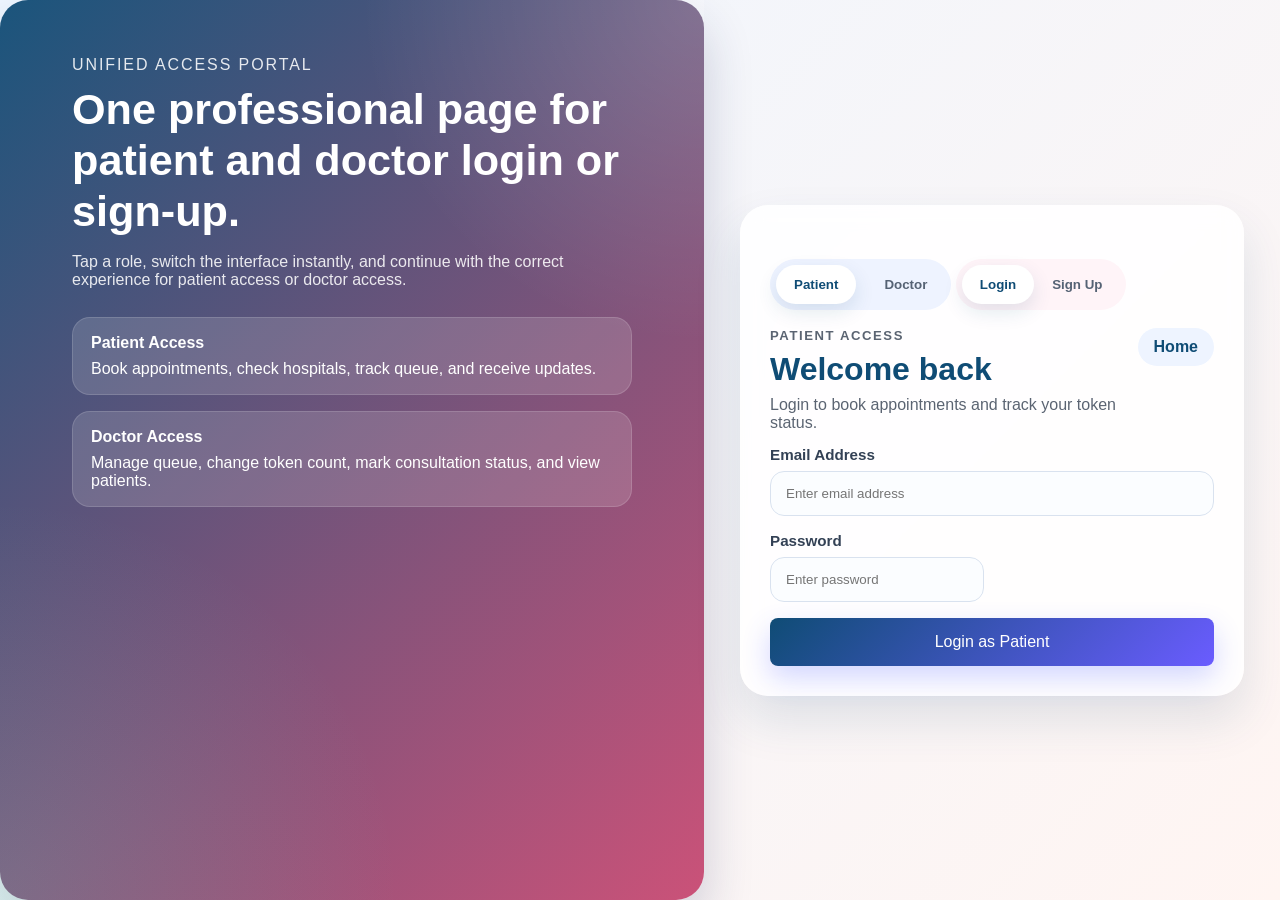
<file: auth.html>
<!DOCTYPE html>
<html lang="en">
<head>
  <meta charset="UTF-8" />
  <meta name="viewport" content="width=device-width, initial-scale=1.0" />
  <title>Login & Sign Up</title>
  <link rel="stylesheet" href="css/style.css" />
</head>
<body>
  <div class="auth-shell role-auth-shell">
    <section class="auth-showcase role-showcase">
      <div class="auth-overlay"></div>
      <div class="auth-showcase-content">
        <p class="eyebrow">Unified Access Portal</p>
        <h1>One professional page for patient and doctor login or sign-up.</h1>
        <p>Tap a role, switch the interface instantly, and continue with the correct experience for patient access or doctor access.</p>

        <div class="role-preview-stack">
          <div class="role-preview-card">
            <strong>Patient Access</strong>
            <span>Book appointments, check hospitals, track queue, and receive updates.</span>
          </div>
          <div class="role-preview-card">
            <strong>Doctor Access</strong>
            <span>Manage queue, change token count, mark consultation status, and view patients.</span>
          </div>
        </div>
      </div>
    </section>

    <section class="auth-panel">
      <div class="auth-card role-auth-card">
        <div class="role-switcher">
          <button class="role-pill active" data-role="patient" onclick="setRole('patient')">Patient</button>
          <button class="role-pill" data-role="doctor" onclick="setRole('doctor')">Doctor</button>
        </div>

        <div class="auth-mode-switch">
          <button class="mode-tab active" data-mode="login" onclick="setAuthMode('login')">Login</button>
          <button class="mode-tab" data-mode="signup" onclick="setAuthMode('signup')">Sign Up</button>
        </div>

        <div class="auth-card-top compact-top">
          <div>
            <p class="mini-label" id="roleLabel">Patient Access</p>
            <h2 id="authTitle">Welcome back</h2>
            <p id="authSubtitle">Login to book appointments and track your token status.</p>
          </div>
          <a href="index.html" class="auth-link-chip">Home</a>
        </div>

        <form class="auth-form" onsubmit="event.preventDefault(); handleUnifiedAuth();">
          <div class="form-row two-col signup-only hidden-field">
            <div class="form-group">
              <label for="authName">Full Name</label>
              <input type="text" id="authName" placeholder="Enter full name" />
            </div>
            <div class="form-group">
              <label for="authPhone">Mobile Number</label>
              <input type="tel" id="authPhone" placeholder="Enter mobile number" />
            </div>
          </div>

          <div class="form-group doctor-only hidden-field">
            <label for="hospitalCode">Hospital / Staff Code</label>
            <input type="text" id="hospitalCode" placeholder="Enter hospital or staff code" />
          </div>

          <div class="form-group">
            <label for="authEmail">Email Address</label>
            <input type="email" id="authEmail" placeholder="Enter email address" required />
          </div>

          <div class="form-row two-col">
            <div class="form-group">
              <label for="authPassword">Password</label>
              <input type="password" id="authPassword" placeholder="Enter password" required />
            </div>
            <div class="form-group signup-only hidden-field">
              <label for="authConfirmPassword">Confirm Password</label>
              <input type="password" id="authConfirmPassword" placeholder="Confirm password" />
            </div>
          </div>

          <div class="form-row two-col signup-only hidden-field patient-only hidden-field">
            <div class="form-group">
              <label for="authVillage">Village / Town</label>
              <input type="text" id="authVillage" placeholder="Enter village or town" />
            </div>
            <div class="form-group">
              <label for="authLanguage">Preferred Language</label>
              <select id="authLanguage">
                <option value="">Select language</option>
                <option>Tamil</option>
                <option>English</option>
                <option>Telugu</option>
              </select>
            </div>
          </div>

          <div class="checkbox-row signup-only hidden-field">
            <input type="checkbox" id="authTerms" />
            <label for="authTerms">I agree to the terms, notifications, and privacy policy.</label>
          </div>

          <button type="submit" class="btn full-btn auth-submit" id="authSubmitBtn">Login as Patient</button>
        </form>
      </div>
    </section>
  </div>

  <script src="js/app.js"></script>
</body>
</html>
</file>
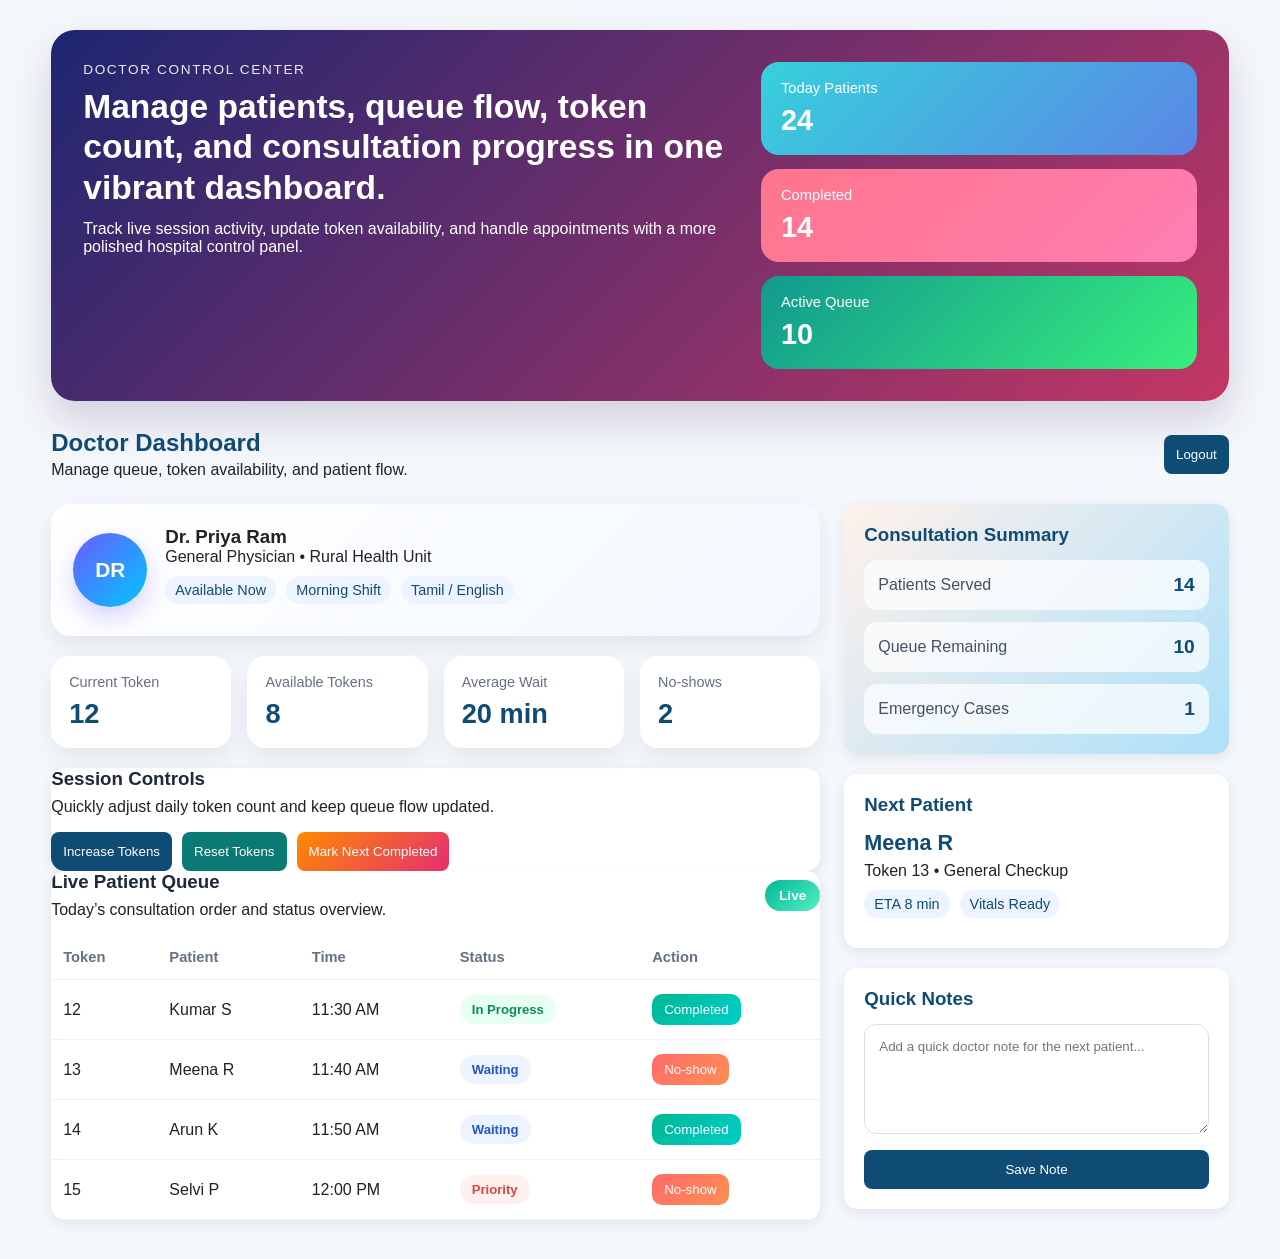
<file: doctor-dashboard.html>
<!DOCTYPE html>
<html lang="en">
<head>
  <meta charset="UTF-8" />
  <meta name="viewport" content="width=device-width, initial-scale=1.0" />
  <title>Doctor Dashboard</title>
  <link rel="stylesheet" href="css/style.css" />
</head>
<body>
  <div class="page-shell">
    <section class="doctor-hero">
      <div class="doctor-hero-copy">
        <p class="eyebrow">Doctor Control Center</p>
        <h1>Manage patients, queue flow, token count, and consultation progress in one vibrant dashboard.</h1>
        <p>Track live session activity, update token availability, and handle appointments with a more polished hospital control panel.</p>
      </div>
      <div class="doctor-hero-metrics">
        <div class="metric-card metric-blue">
          <span>Today Patients</span>
          <strong>24</strong>
        </div>
        <div class="metric-card metric-pink">
          <span>Completed</span>
          <strong>14</strong>
        </div>
        <div class="metric-card metric-green">
          <span>Active Queue</span>
          <strong>10</strong>
        </div>
      </div>
    </section>

    <header class="topbar">
      <div>
        <h2>Doctor Dashboard</h2>
        <p>Manage queue, token availability, and patient flow.</p>
      </div>
      <button class="btn doctor-btn" onclick="logout()">Logout</button>
    </header>

    <section class="doctor-grid">
      <div class="doctor-main-panel">
        <div class="doctor-profile-card">
          <div class="doctor-avatar">DR</div>
          <div>
            <h3>Dr. Priya Ram</h3>
            <p>General Physician • Rural Health Unit</p>
            <div class="meta-row">
              <span class="meta-tag">Available Now</span>
              <span class="meta-tag">Morning Shift</span>
              <span class="meta-tag">Tamil / English</span>
            </div>
          </div>
        </div>

        <div class="doctor-kpi-grid">
          <div class="doctor-kpi">
            <span>Current Token</span>
            <strong id="currentToken">12</strong>
          </div>
          <div class="doctor-kpi">
            <span>Available Tokens</span>
            <strong id="availableTokenCount">8</strong>
          </div>
          <div class="doctor-kpi">
            <span>Average Wait</span>
            <strong>20 min</strong>
          </div>
          <div class="doctor-kpi">
            <span>No-shows</span>
            <strong>2</strong>
          </div>
        </div>

        <div class="hospital-card doctor-session-card">
          <h3>Session Controls</h3>
          <p>Quickly adjust daily token count and keep queue flow updated.</p>
          <div class="doctor-actions">
            <button class="btn doctor-btn" onclick="increaseTokens()">Increase Tokens</button>
            <button class="btn" onclick="resetTokens()">Reset Tokens</button>
            <button class="btn accent-btn" onclick="markNextCompleted()">Mark Next Completed</button>
          </div>
        </div>

        <div class="hospital-card queue-card">
          <div class="section-head">
            <div>
              <h3>Live Patient Queue</h3>
              <p>Today’s consultation order and status overview.</p>
            </div>
            <span class="queue-badge">Live</span>
          </div>

          <div class="queue-table-wrap">
            <table class="queue-table">
              <thead>
                <tr>
                  <th>Token</th>
                  <th>Patient</th>
                  <th>Time</th>
                  <th>Status</th>
                  <th>Action</th>
                </tr>
              </thead>
              <tbody id="queueTableBody">
                <tr>
                  <td>12</td>
                  <td>Kumar S</td>
                  <td>11:30 AM</td>
                  <td><span class="status-pill active">In Progress</span></td>
                  <td><button class="small-action completed-btn">Completed</button></td>
                </tr>
                <tr>
                  <td>13</td>
                  <td>Meena R</td>
                  <td>11:40 AM</td>
                  <td><span class="status-pill waiting">Waiting</span></td>
                  <td><button class="small-action no-show-btn">No-show</button></td>
                </tr>
                <tr>
                  <td>14</td>
                  <td>Arun K</td>
                  <td>11:50 AM</td>
                  <td><span class="status-pill waiting">Waiting</span></td>
                  <td><button class="small-action completed-btn">Completed</button></td>
                </tr>
                <tr>
                  <td>15</td>
                  <td>Selvi P</td>
                  <td>12:00 PM</td>
                  <td><span class="status-pill priority">Priority</span></td>
                  <td><button class="small-action no-show-btn">No-show</button></td>
                </tr>
              </tbody>
            </table>
          </div>
        </div>
      </div>

      <aside class="doctor-side-panel">
        <div class="enquiry-box doctor-side-card doctor-highlight">
          <h3>Consultation Summary</h3>
          <div class="mini-summary-list">
            <div class="mini-summary-item"><span>Patients Served</span><strong>14</strong></div>
            <div class="mini-summary-item"><span>Queue Remaining</span><strong>10</strong></div>
            <div class="mini-summary-item"><span>Emergency Cases</span><strong>1</strong></div>
          </div>
        </div>

        <div class="enquiry-box doctor-side-card">
          <h3>Next Patient</h3>
          <p class="next-patient-name">Meena R</p>
          <p>Token 13 • General Checkup</p>
          <div class="meta-row">
            <span class="meta-tag">ETA 8 min</span>
            <span class="meta-tag">Vitals Ready</span>
          </div>
        </div>

        <div class="enquiry-box doctor-side-card">
          <h3>Quick Notes</h3>
          <textarea class="doctor-notes" placeholder="Add a quick doctor note for the next patient..."></textarea>
          <button class="btn full-btn doctor-btn">Save Note</button>
        </div>
      </aside>
    </section>
  </div>

  <script src="js/app.js"></script>
</body>
</html>
</file>
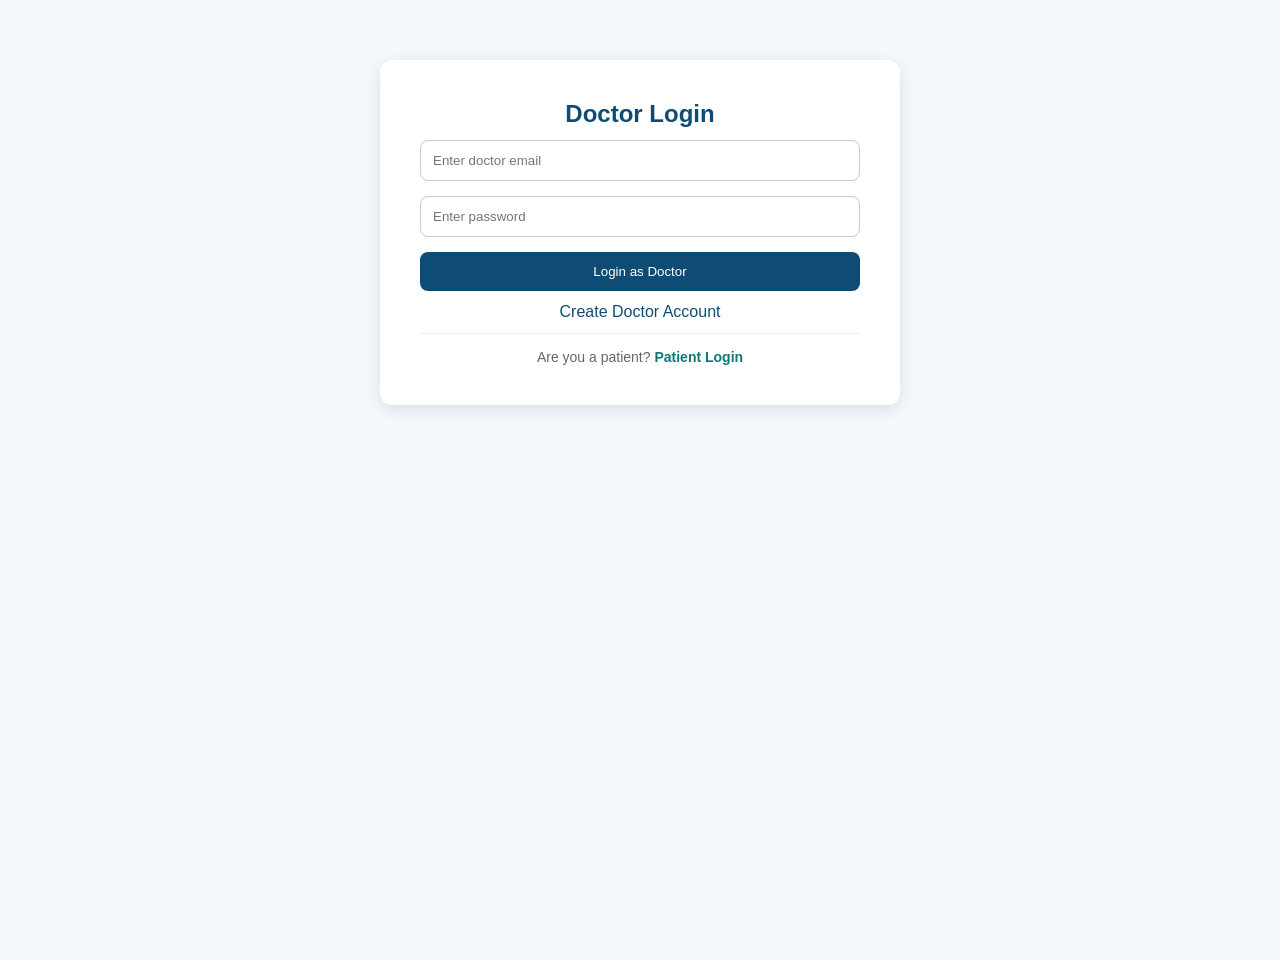
<file: doctor-login.html>
<!DOCTYPE html>
<html lang="en">
<head>
  <meta charset="UTF-8" />
  <meta name="viewport" content="width=device-width, initial-scale=1.0" />
  <title>Doctor Login</title>
  <link rel="stylesheet" href="css/style.css" />
</head>
<body>
  <div class="login-container">
    <h2>Doctor Login</h2>
    <form id="doctorLoginForm">
      <input type="email" id="doctorEmail" placeholder="Enter doctor email" required />
      <input type="password" id="doctorPassword" placeholder="Enter password" required />
      <button type="submit" class="btn doctor-btn">Login as Doctor</button>
    </form>
    <p><a href="doctor-signup.html">Create Doctor Account</a></p>
    <p class="switch-role">Are you a patient? <a href="patient-login.html">Patient Login</a></p>
  </div>

  <script src="js/app.js"></script>
</body>
</html>
</file>
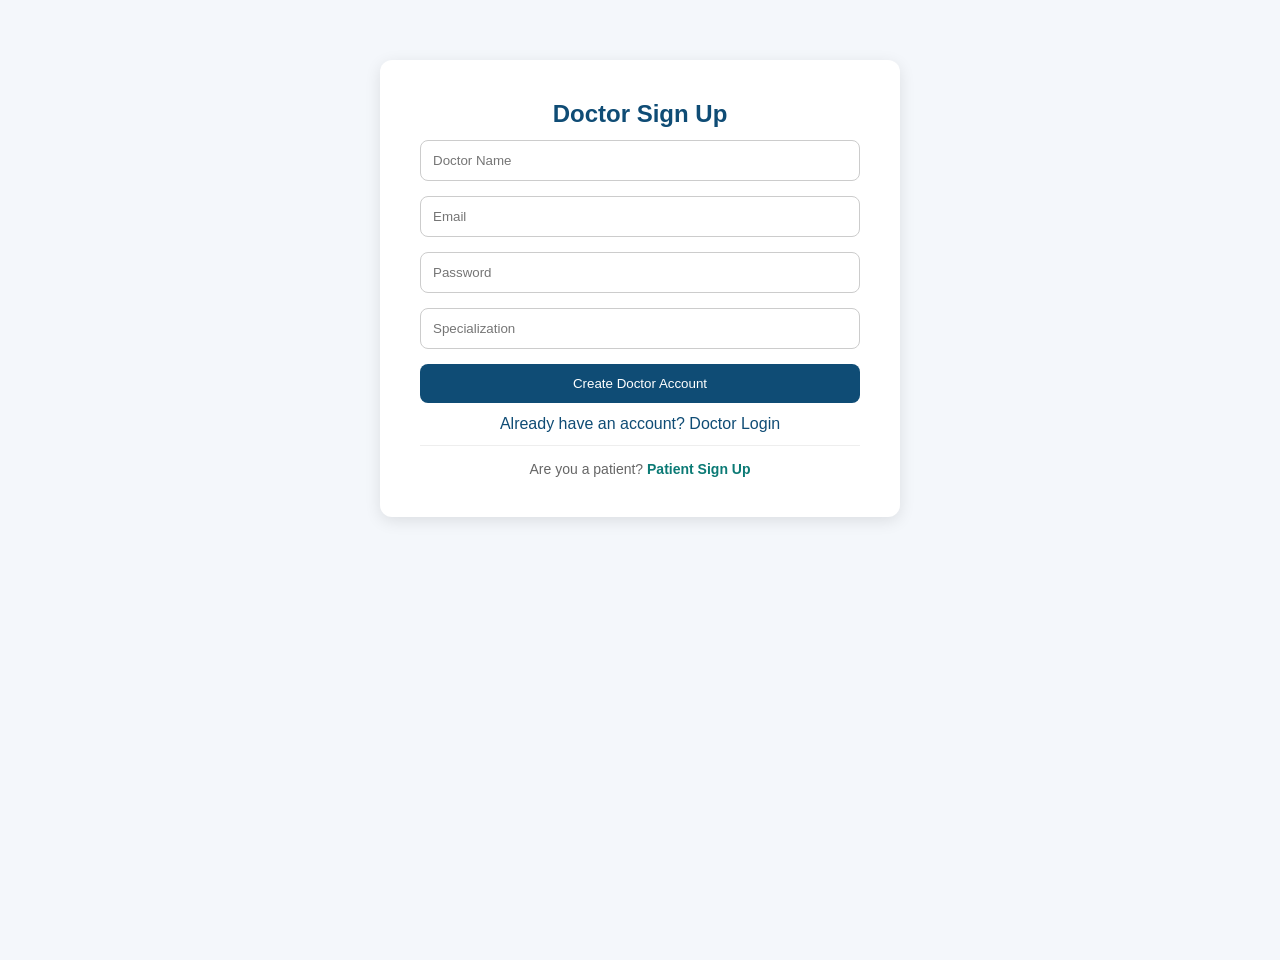
<file: doctor-signup.html>
<!DOCTYPE html>
<html lang="en">
<head>
  <meta charset="UTF-8" />
  <meta name="viewport" content="width=device-width, initial-scale=1.0" />
  <title>Doctor Sign Up</title>
  <link rel="stylesheet" href="css/style.css" />
</head>
<body>
  <div class="login-container">
    <h2>Doctor Sign Up</h2>
    <form id="doctorSignupForm">
      <input type="text" id="doctorSignupName" placeholder="Doctor Name" required />
      <input type="email" id="doctorSignupEmail" placeholder="Email" required />
      <input type="password" id="doctorSignupPassword" placeholder="Password" required />
      <input type="text" id="doctorSpecialization" placeholder="Specialization" required />
      <button type="submit" class="btn doctor-btn">Create Doctor Account</button>
    </form>
    <p><a href="doctor-login.html">Already have an account? Doctor Login</a></p>
    <p class="switch-role">Are you a patient? <a href="patient-signup.html">Patient Sign Up</a></p>
  </div>

  <script src="js/app.js"></script>
</body>
</html>
</file>
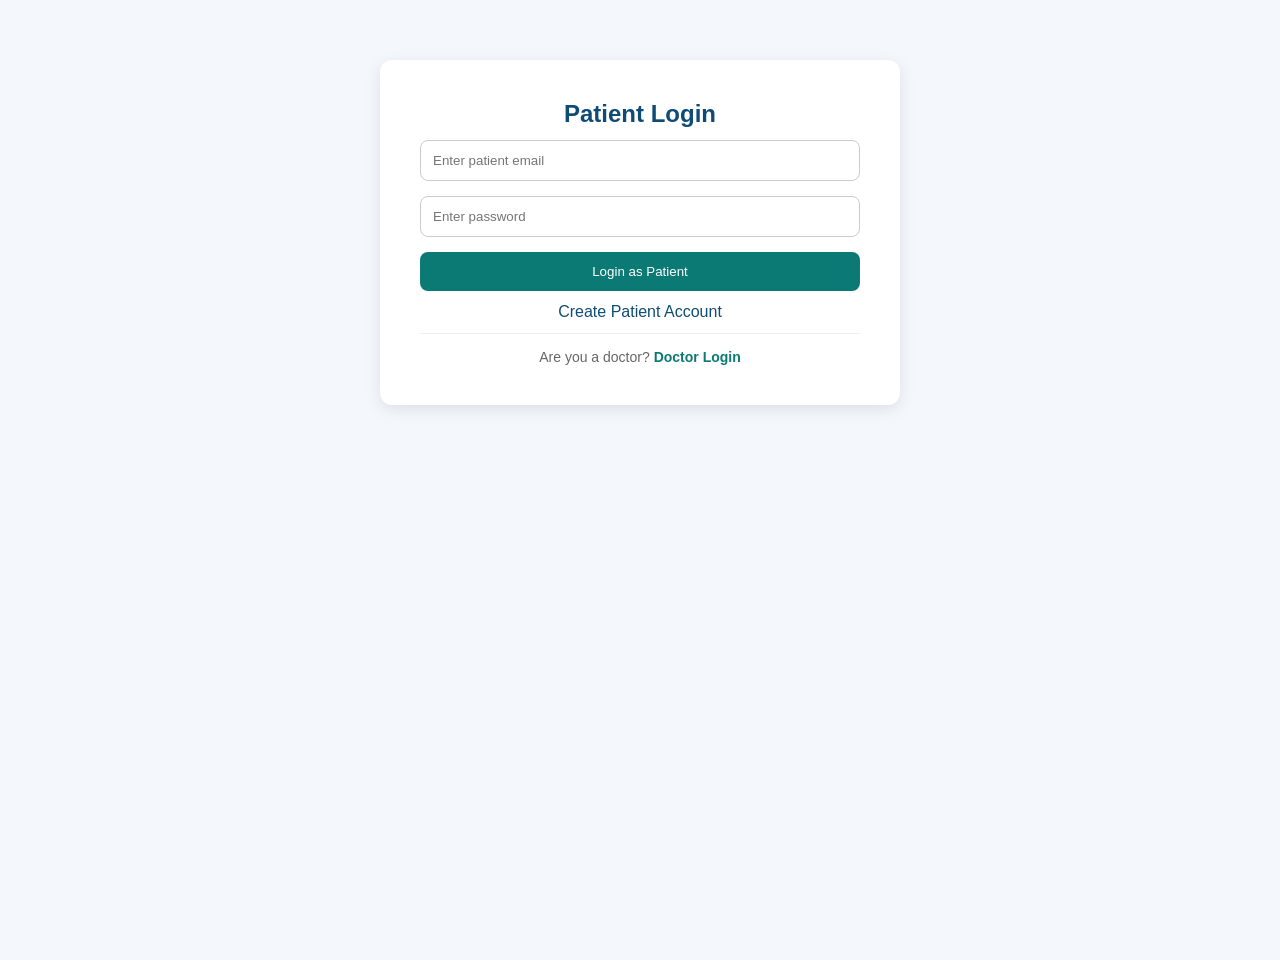
<file: patient-login.html>
<!DOCTYPE html>
<html lang="en">
<head>
  <meta charset="UTF-8" />
  <meta name="viewport" content="width=device-width, initial-scale=1.0" />
  <title>Patient Login</title>
  <link rel="stylesheet" href="css/style.css" />
</head>
<body>
  <div class="login-container">
    <h2>Patient Login</h2>
    <form id="patientLoginForm">
      <input type="email" id="patientEmail" placeholder="Enter patient email" required />
      <input type="password" id="patientPassword" placeholder="Enter password" required />
      <button type="submit" class="btn">Login as Patient</button>
    </form>
    <p><a href="patient-signup.html">Create Patient Account</a></p>
    <p class="switch-role">Are you a doctor? <a href="doctor-login.html">Doctor Login</a></p>
  </div>

  <script src="js/app.js"></script>
</body>
</html>
</file>
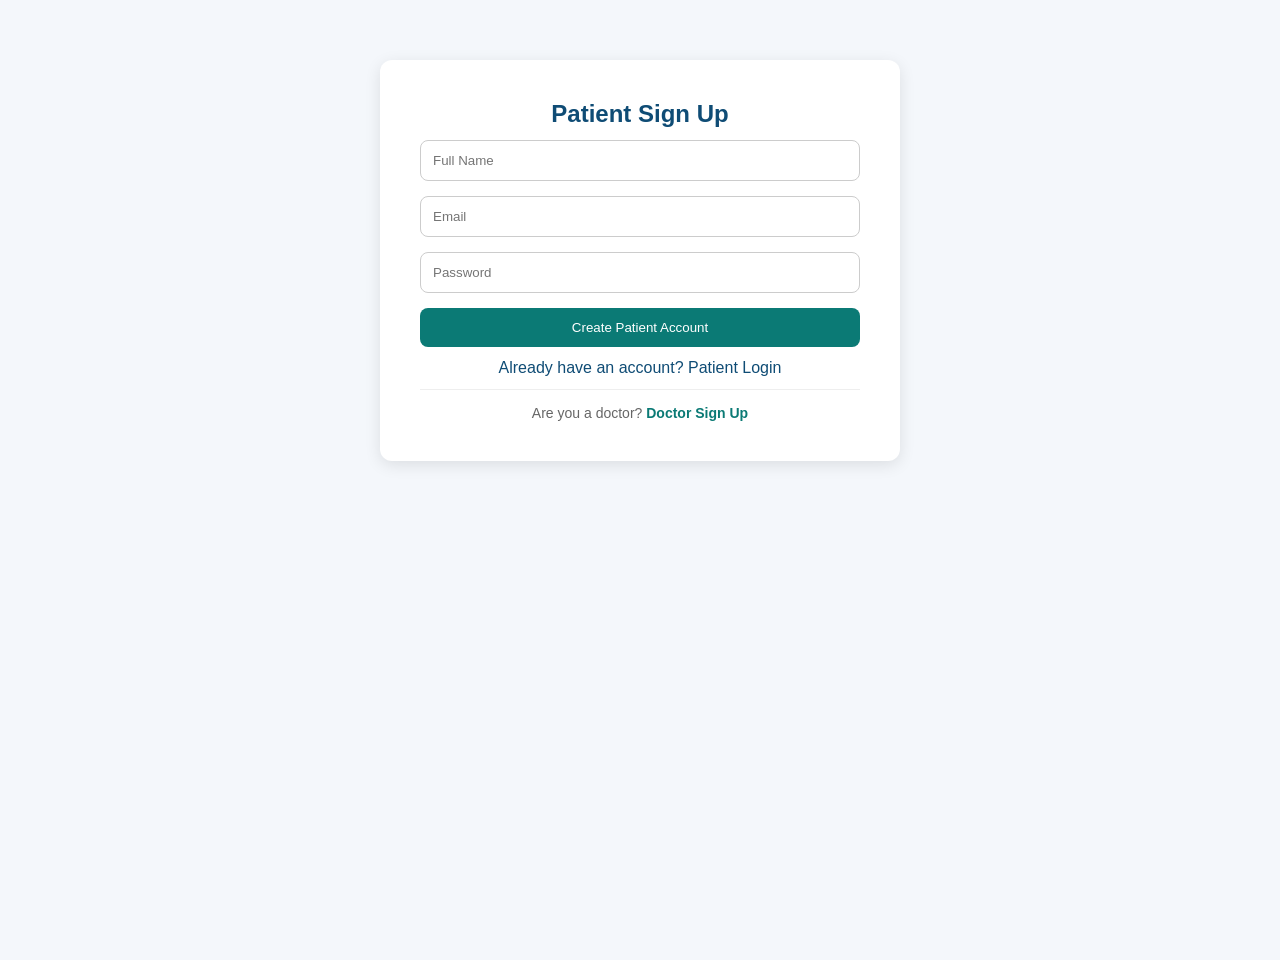
<file: patient-signup.html>
<!DOCTYPE html>
<html lang="en">
<head>
  <meta charset="UTF-8" />
  <meta name="viewport" content="width=device-width, initial-scale=1.0" />
  <title>Patient Sign Up</title>
  <link rel="stylesheet" href="css/style.css" />
</head>
<body>
  <div class="login-container">
    <h2>Patient Sign Up</h2>
    <form id="patientSignupForm">
      <input type="text" id="patientSignupName" placeholder="Full Name" required />
      <input type="email" id="patientSignupEmail" placeholder="Email" required />
      <input type="password" id="patientSignupPassword" placeholder="Password" required />
      <button type="submit" class="btn">Create Patient Account</button>
    </form>
    <p><a href="patient-login.html">Already have an account? Patient Login</a></p>
    <p class="switch-role">Are you a doctor? <a href="doctor-signup.html">Doctor Sign Up</a></p>
  </div>

  <script src="js/app.js"></script>
</body>
</html>
</file>
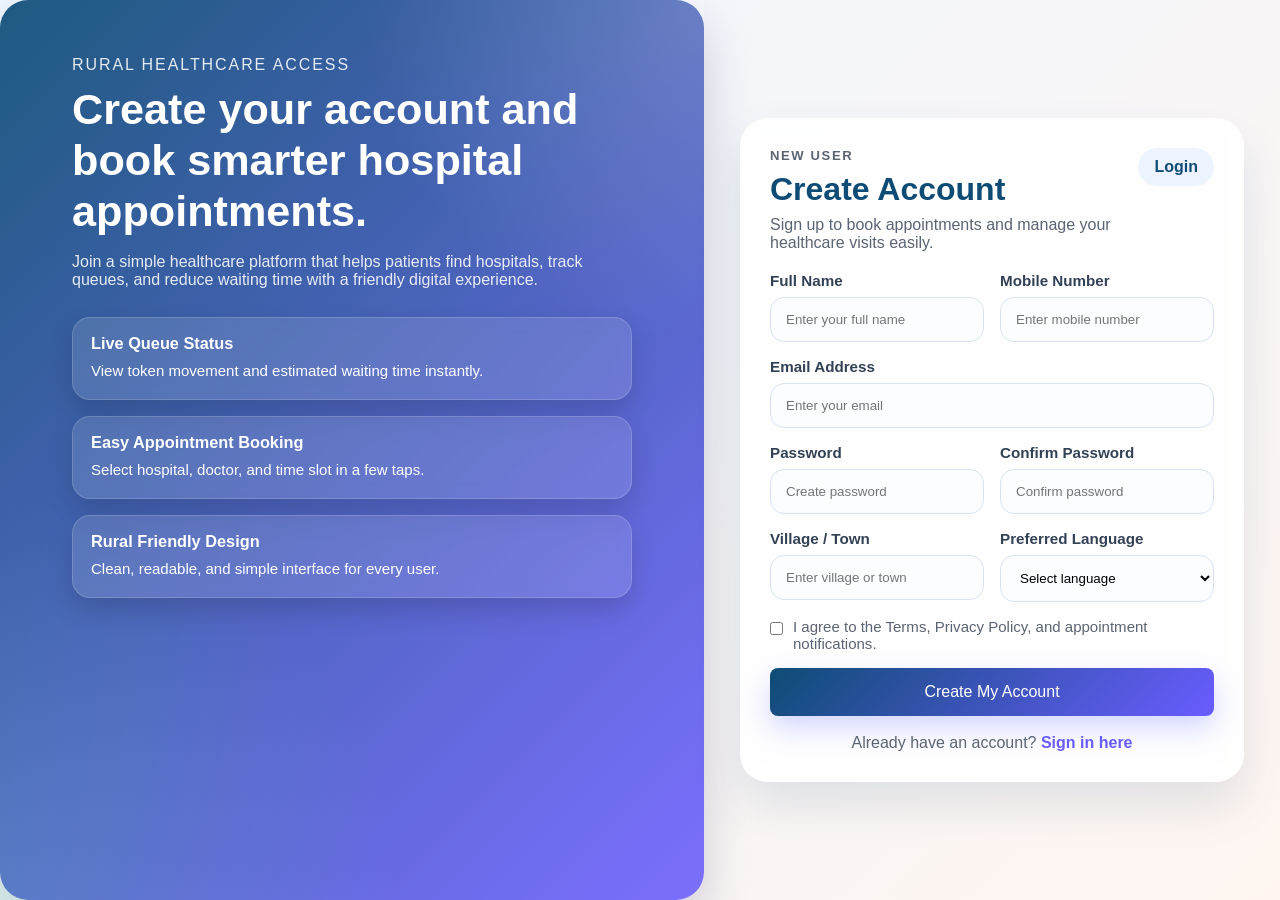
<file: signup.html>
<!DOCTYPE html>
<html lang="en">
<head>
  <meta charset="UTF-8" />
  <meta name="viewport" content="width=device-width, initial-scale=1.0" />
  <title>Sign Up</title>
  <link rel="stylesheet" href="css/style.css" />
</head>
<body>
  <div class="auth-shell signup-shell">
    <section class="auth-showcase">
      <div class="auth-overlay"></div>
      <div class="auth-showcase-content">
        <p class="eyebrow">Rural Healthcare Access</p>
        <h1>Create your account and book smarter hospital appointments.</h1>
        <p>Join a simple healthcare platform that helps patients find hospitals, track queues, and reduce waiting time with a friendly digital experience.</p>

        <div class="auth-feature-list">
          <div class="auth-feature-card">
            <strong>Live Queue Status</strong>
            <span>View token movement and estimated waiting time instantly.</span>
          </div>
          <div class="auth-feature-card">
            <strong>Easy Appointment Booking</strong>
            <span>Select hospital, doctor, and time slot in a few taps.</span>
          </div>
          <div class="auth-feature-card">
            <strong>Rural Friendly Design</strong>
            <span>Clean, readable, and simple interface for every user.</span>
          </div>
        </div>
      </div>
    </section>

    <section class="auth-panel signup-panel">
      <div class="auth-card signup-card">
        <div class="auth-card-top">
          <div>
            <p class="mini-label">New User</p>
            <h2>Create Account</h2>
            <p>Sign up to book appointments and manage your healthcare visits easily.</p>
          </div>
          <a href="login.html" class="auth-link-chip">Login</a>
        </div>

        <form class="auth-form" onsubmit="event.preventDefault(); signupUser();">
          <div class="form-row two-col">
            <div class="form-group">
              <label for="fullname">Full Name</label>
              <input type="text" id="fullname" placeholder="Enter your full name" required />
            </div>
            <div class="form-group">
              <label for="phone">Mobile Number</label>
              <input type="tel" id="phone" placeholder="Enter mobile number" required />
            </div>
          </div>

          <div class="form-group">
            <label for="email">Email Address</label>
            <input type="email" id="email" placeholder="Enter your email" required />
          </div>

          <div class="form-row two-col">
            <div class="form-group">
              <label for="password">Password</label>
              <input type="password" id="password" placeholder="Create password" required />
            </div>
            <div class="form-group">
              <label for="confirmPassword">Confirm Password</label>
              <input type="password" id="confirmPassword" placeholder="Confirm password" required />
            </div>
          </div>

          <div class="form-row two-col">
            <div class="form-group">
              <label for="village">Village / Town</label>
              <input type="text" id="village" placeholder="Enter village or town" required />
            </div>
            <div class="form-group">
              <label for="language">Preferred Language</label>
              <select id="language" required>
                <option value="">Select language</option>
                <option>Tamil</option>
                <option>English</option>
                <option>Telugu</option>
              </select>
            </div>
          </div>

          <div class="checkbox-row">
            <input type="checkbox" id="terms" required />
            <label for="terms">I agree to the Terms, Privacy Policy, and appointment notifications.</label>
          </div>

          <button type="submit" class="btn full-btn auth-submit">Create My Account</button>
        </form>

        <div class="auth-footer-note">
          <span>Already have an account?</span>
          <a href="login.html">Sign in here</a>
        </div>
      </div>
    </section>
  </div>

  <script src="js/app.js"></script>
</body>
</html>
</file>
<file: css/style.css>
* {
  margin: 0;
  padding: 0;
  box-sizing: border-box;
  font-family: Arial, sans-serif;
}

body {
  background: #f4f7fb;
  color: #222;
  min-height: 100vh;
}

.home-container,
.login-container {
  background: white;
  padding: 40px;
  width: 90%;
  max-width: 520px;
  margin: 60px auto;
  border-radius: 12px;
  box-shadow: 0 4px 16px rgba(0,0,0,0.1);
  text-align: center;
}

.home-container h1,
.login-container h2 {
  color: #0f4c75;
  margin-bottom: 12px;
}

.home-container p,
.login-container p {
  margin-top: 12px;
}

.switch-role {
  margin-top: 20px;
  padding-top: 15px;
  border-top: 1px solid #eee;
  font-size: 14px;
  color: #666;
}

.switch-role a {
  color: #0b7a75;
  font-weight: 600;
  text-decoration: none;
}

.switch-role a:hover {
  text-decoration: underline;
}

.page-shell {
  width: 92%;
  max-width: 1250px;
  margin: 30px auto;
}

.topbar {
  display: flex;
  justify-content: space-between;
  align-items: center;
  gap: 20px;
  margin-bottom: 25px;
  flex-wrap: wrap;
}

.topbar h1 {
  color: #0f4c75;
  margin-bottom: 6px;
}

.grid-buttons {
  display: grid;
  grid-template-columns: repeat(2, 1fr);
  gap: 15px;
  margin-top: 25px;
}

form {
  display: flex;
  flex-direction: column;
  gap: 15px;
}

input {
  padding: 12px;
  border: 1px solid #ccc;
  border-radius: 8px;
}

.btn {
  background: #0b7a75;
  color: white;
  padding: 12px;
  border: none;
  border-radius: 8px;
  text-decoration: none;
  cursor: pointer;
  transition: 0.3s;
  display: inline-block;
}

.btn:hover {
  background: #095e5a;
}

.doctor-btn {
  background: #0f4c75;
}

.doctor-btn:hover {
  background: #0b3958;
}

.full-btn {
  width: 100%;
}

a {
  color: #0f4c75;
  text-decoration: none;
}

.listing-layout {
  display: grid;
  grid-template-columns: 2fr 1fr;
  gap: 24px;
}

.hospital-list {
  display: flex;
  flex-direction: column;
  gap: 18px;
}

.hospital-card {
  background: white;
  border-radius: 14px;
  padding: 20px;
  box-shadow: 0 4px 14px rgba(0,0,0,0.08);
  border-left: 6px solid #0b7a75;
}

.hospital-card h3,
.hospital-card h2 {
  margin-bottom: 8px;
  color: #1f2937;
}

.meta-row {
  display: flex;
  flex-wrap: wrap;
  gap: 10px;
  margin: 10px 0;
}

.meta-tag {
  background: #eef4ff;
  color: #0f4c75;
  padding: 6px 10px;
  border-radius: 999px;
  font-size: 0.9rem;
}

.token-box {
  margin-top: 14px;
  padding: 14px;
  background: #f0fdf9;
  border-radius: 10px;
  border: 1px solid #b8ead7;
}

.token-available {
  color: #117a37;
  font-weight: bold;
  font-size: 1.1rem;
}

.card-actions,
.doctor-actions {
  display: flex;
  gap: 10px;
  flex-wrap: wrap;
  margin-top: 16px;
}

.enquiry-box {
  background: white;
  border-radius: 14px;
  padding: 20px;
  box-shadow: 0 4px 14px rgba(0,0,0,0.08);
  position: sticky;
  top: 20px;
  margin-bottom: 20px;
}

.enquiry-box h3 {
  margin-bottom: 14px;
  color: #0f4c75;
}

.enquiry-box input {
  width: 100%;
}

.reminder-box ul {
  list-style: none;
}

.reminder-box li {
  background: #eef4ff;
  margin-bottom: 12px;
  padding: 12px;
  border-radius: 8px;
}

.small-btn {
  margin-top: 8px;
  padding: 8px 12px;
  font-size: 0.9rem;
}

.doctor-panel {
  max-width: 700px;
}

@media (max-width: 900px) {
  .listing-layout {
    grid-template-columns: 1fr;
  }

  .grid-buttons {
    grid-template-columns: 1fr;
  }
}


.hero-banner {
  display: grid;
  grid-template-columns: 1.6fr 1fr;
  gap: 24px;
  background: linear-gradient(135deg, #0f4c75 0%, #1aa6b7 55%, #7be0c3 100%);
  color: white;
  padding: 32px;
  border-radius: 24px;
  box-shadow: 0 20px 40px rgba(15, 76, 117, 0.18);
  margin-bottom: 28px;
}

.hero-copy h1 {
  font-size: 2.2rem;
  line-height: 1.2;
  margin: 8px 0 12px;
}

.hero-copy p {
  max-width: 60ch;
}

.eyebrow {
  text-transform: uppercase;
  letter-spacing: 0.12em;
  font-size: 0.85rem;
  opacity: 0.9;
}

.hero-stats {
  display: grid;
  gap: 14px;
}

.stat-card {
  border-radius: 18px;
  padding: 18px 20px;
  color: white;
  box-shadow: 0 10px 24px rgba(0, 0, 0, 0.12);
}

.stat-card span {
  display: block;
  font-size: 0.92rem;
  margin-bottom: 8px;
  opacity: 0.95;
}

.stat-card strong {
  font-size: 1.8rem;
}

.gradient-a { background: linear-gradient(135deg, #ff7b54, #ffb26b); }
.gradient-b { background: linear-gradient(135deg, #6a5cff, #9c89ff); }
.gradient-c { background: linear-gradient(135deg, #00b894, #55efc4); }

.topbar h2 {
  color: #0f4c75;
  margin-bottom: 4px;
}

.hospital-card {
  border-left: none;
  overflow: hidden;
  padding: 0;
}

.hospital-image {
  width: 100%;
  height: 220px;
  object-fit: cover;
}

.card-body {
  padding: 22px;
}

.card-header-flex {
  display: flex;
  justify-content: space-between;
  gap: 12px;
  align-items: flex-start;
}

.rating-pill {
  background: linear-gradient(135deg, #11b37c, #37d67a);
  color: white;
  min-width: 72px;
  text-align: center;
  padding: 10px 12px;
  border-radius: 14px;
  font-weight: bold;
}

.rating-pill small {
  display: block;
  font-size: 0.75rem;
  opacity: 0.95;
  margin-top: 4px;
}

.address-line {
  color: #5b6472;
  margin: 8px 0 12px;
}

.token-box {
  background: linear-gradient(135deg, #ecfff8, #eef8ff);
  border: 1px solid #cfeee1;
}

.token-grid {
  display: grid;
  grid-template-columns: repeat(3, 1fr);
  gap: 12px;
  margin-top: 12px;
}

.token-mini {
  background: white;
  border-radius: 12px;
  padding: 12px;
  text-align: center;
  box-shadow: inset 0 0 0 1px #edf1f7;
}

.token-mini span {
  display: block;
  font-size: 0.8rem;
  color: #667085;
}

.token-mini strong {
  font-size: 1.1rem;
  color: #0f4c75;
}

.vibrant-box {
  background: linear-gradient(160deg, #fff7e8, #fff0f7);
}

.reminder-panel {
  background: linear-gradient(160deg, #eef7ff, #f3efff);
}

@media (max-width: 900px) {
  .hero-banner {
    grid-template-columns: 1fr;
    padding: 24px;
  }

  .hero-copy h1 {
    font-size: 1.7rem;
  }

  .token-grid {
    grid-template-columns: 1fr;
  }
}


.doctor-hero {
  display: grid;
  grid-template-columns: 1.5fr 1fr;
  gap: 24px;
  background: linear-gradient(135deg, #1d2671 0%, #c33764 100%);
  color: white;
  padding: 32px;
  border-radius: 24px;
  box-shadow: 0 20px 40px rgba(61, 36, 87, 0.18);
  margin-bottom: 28px;
}

.doctor-hero-copy h1 {
  font-size: 2.1rem;
  line-height: 1.2;
  margin: 10px 0 12px;
}

.doctor-hero-metrics {
  display: grid;
  gap: 14px;
}

.metric-card {
  border-radius: 18px;
  padding: 18px 20px;
  color: white;
}

.metric-card span {
  display: block;
  font-size: 0.92rem;
  margin-bottom: 8px;
}

.metric-card strong {
  font-size: 1.8rem;
}

.metric-blue { background: linear-gradient(135deg, #36d1dc, #5b86e5); }
.metric-pink { background: linear-gradient(135deg, #ff758c, #ff7eb3); }
.metric-green { background: linear-gradient(135deg, #11998e, #38ef7d); }

.doctor-grid {
  display: grid;
  grid-template-columns: 2fr 1fr;
  gap: 24px;
}

.doctor-profile-card {
  display: flex;
  gap: 18px;
  align-items: center;
  background: linear-gradient(135deg, #ffffff, #f3f8ff);
  padding: 22px;
  border-radius: 20px;
  box-shadow: 0 10px 24px rgba(0,0,0,0.08);
  margin-bottom: 20px;
}

.doctor-avatar {
  width: 74px;
  height: 74px;
  border-radius: 50%;
  background: linear-gradient(135deg, #6a5cff, #00c6ff);
  color: white;
  display: flex;
  align-items: center;
  justify-content: center;
  font-weight: bold;
  font-size: 1.3rem;
  box-shadow: 0 10px 24px rgba(106, 92, 255, 0.28);
}

.doctor-kpi-grid {
  display: grid;
  grid-template-columns: repeat(4, 1fr);
  gap: 16px;
  margin-bottom: 20px;
}

.doctor-kpi {
  background: white;
  border-radius: 18px;
  padding: 18px;
  box-shadow: 0 10px 24px rgba(0,0,0,0.07);
}

.doctor-kpi span {
  display: block;
  color: #667085;
  font-size: 0.9rem;
  margin-bottom: 8px;
}

.doctor-kpi strong {
  font-size: 1.7rem;
  color: #0f4c75;
}

.doctor-session-card,
.queue-card,
.doctor-side-card {
  border-left: none;
}

.section-head {
  display: flex;
  justify-content: space-between;
  align-items: center;
  gap: 12px;
  margin-bottom: 16px;
}

.queue-badge {
  background: linear-gradient(135deg, #00b894, #55efc4);
  color: white;
  padding: 8px 14px;
  border-radius: 999px;
  font-size: 0.85rem;
  font-weight: bold;
}

.queue-table-wrap {
  overflow-x: auto;
}

.queue-table {
  width: 100%;
  border-collapse: collapse;
}

.queue-table th,
.queue-table td {
  padding: 14px 12px;
  text-align: left;
  border-bottom: 1px solid #edf1f7;
}

.queue-table th {
  color: #667085;
  font-size: 0.92rem;
}

.status-pill {
  display: inline-block;
  padding: 7px 12px;
  border-radius: 999px;
  font-size: 0.82rem;
  font-weight: 600;
}

.status-pill.active {
  background: #e8fff4;
  color: #0d8b57;
}

.status-pill.waiting {
  background: #eef4ff;
  color: #2356c8;
}

.status-pill.priority {
  background: #fff1f0;
  color: #d94841;
}

.small-action {
  border: none;
  padding: 8px 12px;
  border-radius: 10px;
  cursor: pointer;
  color: white;
}

.completed-btn {
  background: linear-gradient(135deg, #00b894, #00cec9);
}

.no-show-btn {
  background: linear-gradient(135deg, #ff6b6b, #ff8e53);
}

.doctor-highlight {
  background: linear-gradient(135deg, #fff1eb, #ace0f9);
}

.mini-summary-list {
  display: grid;
  gap: 12px;
}

.mini-summary-item {
  display: flex;
  justify-content: space-between;
  align-items: center;
  background: rgba(255,255,255,0.72);
  border-radius: 14px;
  padding: 14px;
}

.mini-summary-item span {
  color: #445164;
}

.mini-summary-item strong {
  color: #0f4c75;
  font-size: 1.2rem;
}

.next-patient-name {
  font-size: 1.35rem;
  font-weight: bold;
  color: #0f4c75;
  margin-bottom: 6px;
}

.doctor-notes {
  width: 100%;
  min-height: 110px;
  resize: vertical;
  border: 1px solid #d8dfeb;
  border-radius: 12px;
  padding: 14px;
  margin-bottom: 12px;
}

.accent-btn {
  background: linear-gradient(135deg, #ff8a00, #e52e71);
}

@media (max-width: 900px) {
  .doctor-hero,
  .doctor-grid {
    grid-template-columns: 1fr;
  }

  .doctor-hero-copy h1 {
    font-size: 1.7rem;
  }

  .doctor-kpi-grid {
    grid-template-columns: 1fr 1fr;
  }
}

@media (max-width: 600px) {
  .doctor-kpi-grid {
    grid-template-columns: 1fr;
  }

  .doctor-profile-card {
    flex-direction: column;
    align-items: flex-start;
  }
}


.vibrant-auth-page {
  min-height: 100vh;
  background: linear-gradient(135deg, #eef6ff 0%, #fdf3ff 45%, #e9fff7 100%);
  padding: 32px 18px;
}

.auth-layout {
  max-width: 1240px;
  margin: 0 auto;
  display: grid;
  grid-template-columns: 1.1fr 0.95fr;
  gap: 28px;
  align-items: stretch;
}

.auth-showcase {
  background: linear-gradient(135deg, #0f4c75 0%, #5f2c82 55%, #49a09d 100%);
  color: white;
  border-radius: 28px;
  padding: 38px;
  box-shadow: 0 24px 50px rgba(28, 42, 89, 0.2);
  display: flex;
  flex-direction: column;
  justify-content: space-between;
}

.auth-showcase h1 {
  font-size: 2.5rem;
  line-height: 1.15;
  margin: 12px 0 14px;
}

.auth-showcase p {
  color: rgba(255,255,255,0.92);
  max-width: 58ch;
}

.auth-feature-grid {
  display: grid;
  grid-template-columns: repeat(3, 1fr);
  gap: 14px;
  margin: 28px 0;
}

.auth-feature-card {
  border-radius: 20px;
  padding: 18px;
  color: white;
  box-shadow: 0 12px 26px rgba(0,0,0,0.15);
}

.auth-feature-card strong {
  display: block;
  font-size: 1rem;
  margin-bottom: 6px;
}

.auth-feature-card span {
  font-size: 0.9rem;
  line-height: 1.45;
}

.shade-a { background: linear-gradient(135deg, #ff9966, #ff5e62); }
.shade-b { background: linear-gradient(135deg, #4776e6, #8e54e9); }
.shade-c { background: linear-gradient(135deg, #11998e, #38ef7d); }

.auth-illustration-card {
  margin-top: 12px;
  background: rgba(255,255,255,0.14);
  border: 1px solid rgba(255,255,255,0.18);
  padding: 22px;
  border-radius: 22px;
  backdrop-filter: blur(8px);
}

.illustration-chip {
  display: inline-block;
  padding: 8px 14px;
  background: rgba(255,255,255,0.16);
  border-radius: 999px;
  font-size: 0.85rem;
  margin-bottom: 16px;
}

.auth-form-panel {
  display: flex;
  align-items: center;
}

.signup-card-vibrant {
  width: 100%;
  background: rgba(255,255,255,0.94);
  border-radius: 28px;
  padding: 34px;
  box-shadow: 0 24px 54px rgba(32, 50, 91, 0.12);
  border: 1px solid rgba(255,255,255,0.65);
}

.auth-form-header h2 {
  font-size: 2rem;
  color: #17324d;
  margin: 8px 0;
}

.auth-form-header p {
  color: #667085;
  margin-bottom: 22px;
}

.form-badge {
  display: inline-block;
  background: linear-gradient(135deg, #e0f3ff, #f5e8ff);
  color: #355070;
  padding: 8px 14px;
  border-radius: 999px;
  font-weight: 600;
  font-size: 0.88rem;
}

.vibrant-form {
  display: grid;
  gap: 16px;
}

.form-grid-two {
  display: grid;
  grid-template-columns: 1fr 1fr;
  gap: 14px;
}

.form-group {
  display: flex;
  flex-direction: column;
  gap: 8px;
}

.form-group label {
  color: #29435c;
  font-weight: 600;
  font-size: 0.95rem;
}

.form-group input,
.form-group select {
  border: 1px solid #dbe5f0;
  border-radius: 14px;
  padding: 14px 16px;
  background: #fbfdff;
  outline: none;
  transition: all 0.2s ease;
}

.form-group input:focus,
.form-group select:focus,
.doctor-notes:focus {
  border-color: #5b86e5;
  box-shadow: 0 0 0 4px rgba(91, 134, 229, 0.12);
}

.check-row {
  display: flex;
  gap: 10px;
  align-items: flex-start;
  color: #5c6b7a;
  font-size: 0.95rem;
}

.auth-submit-btn {
  width: 100%;
  background: linear-gradient(135deg, #0f4c75, #6a5cff);
  color: white;
  padding: 15px 18px;
  border-radius: 14px;
  font-size: 1rem;
  font-weight: 700;
  box-shadow: 0 14px 26px rgba(79, 70, 229, 0.18);
}

.switch-auth-text {
  text-align: center;
  margin-top: 18px;
  color: #667085;
}

.switch-auth-text a {
  color: #5b43f1;
  font-weight: 700;
  text-decoration: none;
}

@media (max-width: 960px) {
  .auth-layout {
    grid-template-columns: 1fr;
  }

  .auth-feature-grid,
  .form-grid-two {
    grid-template-columns: 1fr;
  }

  .auth-showcase h1 {
    font-size: 2rem;
  }
}


.auth-shell {
  min-height: 100vh;
  display: grid;
  grid-template-columns: 1.1fr 0.9fr;
  background: linear-gradient(135deg, #eef6ff 0%, #fff6f1 100%);
}

.auth-showcase {
  position: relative;
  padding: 56px;
  background: linear-gradient(135deg, rgba(13,76,117,0.92), rgba(106,92,255,0.88)), url("https://pplx-res.cloudinary.com/image/upload/pplx_search_images/1da7aa4070771d07a2767162e9b66e0741eabd55.jpg") center/cover;
  color: white;
  display: flex;
  align-items: center;
}

.auth-overlay {
  position: absolute;
  inset: 0;
  background: radial-gradient(circle at top right, rgba(255,255,255,0.18), transparent 30%), radial-gradient(circle at bottom left, rgba(123,224,195,0.18), transparent 35%);
}

.auth-showcase-content {
  position: relative;
  z-index: 1;
  max-width: 560px;
}

.auth-showcase-content h1 {
  font-size: 2.7rem;
  line-height: 1.18;
  margin: 10px 0 16px;
}

.auth-showcase-content p {
  font-size: 1rem;
  opacity: 0.95;
}

.auth-feature-list {
  display: grid;
  gap: 16px;
  margin-top: 28px;
}

.auth-feature-card {
  background: rgba(255,255,255,0.12);
  backdrop-filter: blur(8px);
  border: 1px solid rgba(255,255,255,0.16);
  border-radius: 18px;
  padding: 16px 18px;
}

.auth-feature-card strong {
  display: block;
  margin-bottom: 6px;
  font-size: 1.02rem;
}

.auth-feature-card span {
  font-size: 0.94rem;
  line-height: 1.6;
}

.auth-panel {
  display: flex;
  align-items: center;
  justify-content: center;
  padding: 36px;
}

.auth-card {
  width: 100%;
  max-width: 560px;
  background: rgba(255,255,255,0.9);
  border-radius: 28px;
  padding: 30px;
  box-shadow: 0 24px 48px rgba(15, 76, 117, 0.12);
  backdrop-filter: blur(10px);
}

.auth-card-top {
  display: flex;
  justify-content: space-between;
  align-items: flex-start;
  gap: 18px;
  margin-bottom: 20px;
}

.mini-label {
  font-size: 0.82rem;
  text-transform: uppercase;
  letter-spacing: 0.12em;
  color: #6a5cff;
  font-weight: 700;
  margin-bottom: 8px;
}

.auth-card-top h2 {
  font-size: 2rem;
  color: #0f4c75;
  margin-bottom: 8px;
}

.auth-card-top p {
  color: #5b6472;
}

.auth-link-chip {
  text-decoration: none;
  background: #eef4ff;
  color: #0f4c75;
  padding: 10px 16px;
  border-radius: 999px;
  font-weight: 600;
}

.auth-form {
  display: grid;
  gap: 16px;
}

.form-row.two-col {
  display: grid;
  grid-template-columns: 1fr 1fr;
  gap: 16px;
}

.form-group {
  display: flex;
  flex-direction: column;
  gap: 8px;
}

.form-group label {
  color: #334155;
  font-weight: 600;
}

.form-group input,
.form-group select {
  border: 1px solid #d9e2ef;
  border-radius: 14px;
  padding: 14px 15px;
  background: #fbfdff;
  outline: none;
  transition: all 0.25s ease;
}

.form-group input:focus,
.form-group select:focus {
  border-color: #6a5cff;
  box-shadow: 0 0 0 4px rgba(106, 92, 255, 0.12);
  background: white;
}

.checkbox-row {
  display: flex;
  gap: 10px;
  align-items: flex-start;
  color: #5b6472;
  font-size: 0.94rem;
}

.checkbox-row input {
  margin-top: 4px;
}

.auth-submit {
  background: linear-gradient(135deg, #0f4c75, #6a5cff);
  border: none;
  font-size: 1rem;
  padding: 15px;
  box-shadow: 0 12px 28px rgba(73, 85, 255, 0.24);
}

.auth-footer-note {
  margin-top: 18px;
  text-align: center;
  color: #5b6472;
}

.auth-footer-note a {
  color: #6a5cff;
  text-decoration: none;
  font-weight: 700;
}

@media (max-width: 980px) {
  .auth-shell {
    grid-template-columns: 1fr;
  }

  .auth-showcase {
    min-height: 420px;
    padding: 34px;
  }

  .auth-showcase-content h1 {
    font-size: 2rem;
  }
}

@media (max-width: 640px) {
  .auth-panel,
  .auth-showcase {
    padding: 22px;
  }

  .auth-card {
    padding: 22px;
    border-radius: 22px;
  }

  .form-row.two-col,
  .auth-card-top {
    grid-template-columns: 1fr;
    display: grid;
  }

  .auth-showcase-content h1 {
    font-size: 1.7rem;
  }
}


.landing-page {
  min-height: 100vh;
  background: linear-gradient(180deg, #f7fbff 0%, #fff8f4 100%);
  padding: 28px;
}

.landing-header {
  max-width: 1220px;
  margin: 0 auto 26px;
  padding: 18px 22px;
  background: rgba(255,255,255,0.8);
  backdrop-filter: blur(10px);
  border-radius: 20px;
  display: flex;
  justify-content: space-between;
  align-items: center;
  box-shadow: 0 12px 28px rgba(15, 76, 117, 0.08);
}

.brand-block {
  display: flex;
  align-items: center;
  gap: 14px;
}

.brand-logo {
  width: 52px;
  height: 52px;
  border-radius: 16px;
  background: linear-gradient(135deg, #0f4c75, #6a5cff);
  color: white;
  display: flex;
  align-items: center;
  justify-content: center;
  font-weight: 800;
}

.brand-block h2 {
  color: #0f4c75;
  margin-bottom: 4px;
}

.brand-block p {
  color: #667085;
}

.landing-nav {
  display: flex;
  align-items: center;
  gap: 18px;
}

.landing-nav a {
  text-decoration: none;
  color: #344054;
  font-weight: 600;
}

.nav-cta {
  background: linear-gradient(135deg, #0f4c75, #6a5cff);
  color: white !important;
  padding: 12px 18px;
  border-radius: 999px;
}

.landing-hero {
  max-width: 1220px;
  margin: 0 auto;
  display: grid;
  grid-template-columns: 1.1fr 0.9fr;
  gap: 28px;
  align-items: center;
  padding: 32px 0 42px;
}

.landing-copy h1 {
  font-size: 3.1rem;
  line-height: 1.08;
  color: #11263c;
  margin: 12px 0 16px;
}

.landing-copy p:not(.eyebrow) {
  font-size: 1.05rem;
  color: #5f6c7b;
  max-width: 58ch;
}

.hero-actions {
  display: flex;
  gap: 14px;
  margin-top: 26px;
}

.hero-primary {
  background: linear-gradient(135deg, #0f4c75, #6a5cff);
}

.hero-secondary {
  background: white;
  color: #0f4c75;
  border: 1px solid #d7deea;
}

.hero-mini-stats {
  display: grid;
  grid-template-columns: repeat(3, 1fr);
  gap: 14px;
  margin-top: 28px;
}

.hero-mini-stats div {
  background: white;
  border-radius: 18px;
  padding: 18px;
  box-shadow: 0 12px 24px rgba(15, 76, 117, 0.08);
}

.hero-mini-stats strong {
  display: block;
  font-size: 1.25rem;
  color: #0f4c75;
}

.hero-mini-stats span {
  color: #667085;
  font-size: 0.94rem;
}

.landing-visual {
  position: relative;
  min-height: 520px;
}

.hero-image-card {
  position: absolute;
  inset: 60px 20px 0 20px;
  border-radius: 30px;
  overflow: hidden;
  box-shadow: 0 24px 48px rgba(15, 76, 117, 0.14);
}

.hero-image-card img {
  width: 100%;
  height: 100%;
  object-fit: cover;
}

.floating-panel {
  position: absolute;
  z-index: 2;
  background: rgba(255,255,255,0.92);
  backdrop-filter: blur(12px);
  border-radius: 20px;
  padding: 18px 20px;
  box-shadow: 0 18px 32px rgba(15, 76, 117, 0.14);
}

.floating-panel span,
.floating-panel small {
  display: block;
  color: #667085;
}

.floating-panel strong {
  font-size: 1.4rem;
  color: #0f4c75;
  margin: 4px 0;
}

.panel-a { top: 14px; left: 0; }
.panel-b { right: 0; bottom: 26px; }

.feature-section,
.dashboard-preview {
  max-width: 1220px;
  margin: 0 auto;
  padding: 20px 0 38px;
}

.section-title-wrap {
  margin-bottom: 20px;
}

.section-title-wrap h2 {
  font-size: 2rem;
  color: #12263f;
}

.feature-grid-pro,
.preview-grid {
  display: grid;
  grid-template-columns: repeat(3, 1fr);
  gap: 18px;
}

.preview-grid {
  grid-template-columns: repeat(2, 1fr);
}

.feature-card-pro,
.preview-card {
  background: white;
  border-radius: 22px;
  padding: 22px;
  box-shadow: 0 14px 28px rgba(15, 76, 117, 0.08);
}

.feature-card-pro h3,
.preview-card h3 {
  color: #0f4c75;
  margin-bottom: 10px;
}

.feature-card-pro p,
.preview-card li {
  color: #5f6c7b;
}

.preview-card ul {
  padding-left: 18px;
  margin-top: 14px;
}

.preview-label {
  display: inline-block;
  padding: 7px 12px;
  border-radius: 999px;
  background: #eef4ff;
  color: #0f4c75;
  margin-bottom: 12px;
  font-weight: 700;
}

.unified-auth-page {
  min-height: 100vh;
  display: grid;
  grid-template-columns: 1fr 1fr;
  background: linear-gradient(135deg, #eef6ff 0%, #fff8f1 100%);
}

.unified-auth-showcase {
  padding: 56px;
  background: linear-gradient(135deg, #0f4c75, #6a5cff);
  color: white;
  display: flex;
  flex-direction: column;
  justify-content: center;
}

.unified-auth-showcase h1 {
  font-size: 2.6rem;
  line-height: 1.15;
  margin: 12px 0 14px;
}

.role-switcher,
.mode-switcher {
  display: inline-flex;
  gap: 10px;
  background: rgba(255,255,255,0.12);
  padding: 8px;
  border-radius: 999px;
  margin-top: 24px;
  width: fit-content;
}

.role-btn,
.mode-btn {
  border: none;
  padding: 12px 18px;
  border-radius: 999px;
  background: transparent;
  color: white;
  cursor: pointer;
  font-weight: 700;
}

.role-btn.active,
.mode-btn.active {
  background: white;
  color: #0f4c75;
}

.auth-info-card {
  margin-top: 24px;
  background: rgba(255,255,255,0.12);
  border-radius: 22px;
  padding: 22px;
  max-width: 460px;
}

.unified-auth-panel {
  display: flex;
  align-items: center;
  justify-content: center;
  padding: 36px;
}

.unified-auth-card {
  width: 100%;
  max-width: 560px;
  background: rgba(255,255,255,0.9);
  backdrop-filter: blur(12px);
  border-radius: 28px;
  padding: 30px;
  box-shadow: 0 24px 48px rgba(15, 76, 117, 0.12);
}

.solo-head {
  margin-bottom: 24px;
}

.hidden-field {
  display: none;
}

@media (max-width: 1024px) {
  .landing-hero,
  .unified-auth-page,
  .feature-grid-pro,
  .preview-grid {
    grid-template-columns: 1fr;
  }

  .landing-header {
    flex-direction: column;
    gap: 16px;
  }

  .landing-visual {
    min-height: 420px;
  }
}

@media (max-width: 700px) {
  .landing-page,
  .unified-auth-showcase,
  .unified-auth-panel {
    padding: 20px;
  }

  .landing-copy h1,
  .unified-auth-showcase h1 {
    font-size: 2rem;
  }

  .landing-nav,
  .hero-actions,
  .hero-mini-stats {
    flex-direction: column;
    grid-template-columns: 1fr;
  }
}


.pro-header {
  display: flex;
  justify-content: space-between;
  align-items: center;
  gap: 20px;
  margin-bottom: 28px;
}

.brand-mark {
  display: flex;
  align-items: center;
  gap: 14px;
}

.brand-icon {
  width: 52px;
  height: 52px;
  border-radius: 16px;
  background: linear-gradient(135deg, #0f4c75, #6a5cff);
  color: white;
  display: flex;
  align-items: center;
  justify-content: center;
  font-size: 1.5rem;
  font-weight: bold;
}

.brand-mark h2 {
  margin: 0;
  color: #0f4c75;
}

.brand-mark p {
  margin: 4px 0 0;
  color: #667085;
}

.nav-links {
  display: flex;
  align-items: center;
  gap: 16px;
  flex-wrap: wrap;
}

.nav-links a {
  text-decoration: none;
  color: #000000;
  font-weight: 600;
}

.home-hero-pro {
  display: grid;
  grid-template-columns: 1.15fr 0.85fr;
  gap: 28px;
  align-items: center;
  margin-bottom: 30px;
}

.hero-main-copy {
  background: linear-gradient(135deg, #0f4c75 0%, #1b6ca8 55%, #54c2f0 100%);
  color: white;
  border-radius: 28px;
  padding: 38px;
  box-shadow: 0 24px 48px rgba(15, 76, 117, 0.18);
}

.hero-main-copy h1 {
  font-size: 2.6rem;
  line-height: 1.15;
  margin: 10px 0 14px;
}

.hero-lead {
  font-size: 1.04rem;
  opacity: 0.95;
}

.hero-cta-row {
  display: flex;
  gap: 14px;
  flex-wrap: wrap;
  margin: 22px 0;
}

.hero-mini-stats {
  display: grid;
  grid-template-columns: repeat(3, 1fr);
  gap: 14px;
}

.mini-stat {
  background: rgba(255,255,255,0.14);
  border: 1px solid rgba(255,255,255,0.14);
  padding: 14px;
  border-radius: 16px;
}

.mini-stat strong {
  display: block;
  font-size: 1.35rem;
}

.mini-stat span {
  font-size: 0.88rem;
}

.hero-visual-panel {
  position: relative;
  min-height: 100%;
}

.hero-hospital-card {
  background: white;
  border-radius: 24px;
  overflow: hidden;
  box-shadow: 0 18px 38px rgba(0,0,0,0.1);
}

.hero-hospital-card img {
  width: 100%;
  height: 290px;
  object-fit: cover;
}

.hero-hospital-content {
  display: flex;
  justify-content: space-between;
  align-items: center;
  gap: 16px;
  padding: 20px;
}

.hero-floating-card {
  position: absolute;
  background: white;
  border-radius: 18px;
  padding: 16px 18px;
  box-shadow: 0 16px 28px rgba(0,0,0,0.12);
}

.hero-floating-card span {
  display: block;
  color: #667085;
  margin-bottom: 6px;
}

.hero-floating-card strong {
  color: #0f4c75;
  font-size: 1.3rem;
}

.floating-a {
  top: -12px;
  right: -10px;
}

.floating-b {
  bottom: 24px;
  left: -16px;
}

.content-section {
  margin-top: 32px;
}

.section-title-row {
  margin-bottom: 18px;
}

.blue-text {
  color: #2356c8;
}

.feature-grid-pro {
  display: grid;
  grid-template-columns: repeat(3, 1fr);
  gap: 18px;
}

.feature-pro-card {
  border-radius: 22px;
  padding: 24px;
  min-height: 220px;
  color: #16324f;
  box-shadow: 0 16px 32px rgba(0,0,0,0.07);
}

.feature-pro-card h3 {
  margin-bottom: 12px;
}

.feature-bg-one { background: linear-gradient(135deg, #eef7ff, #d8efff); }
.feature-bg-two { background: linear-gradient(135deg, #fff3ef, #ffe0d2); }
.feature-bg-three { background: linear-gradient(135deg, #effff5, #d8ffe8); }

.workflow-band {
  margin-top: 34px;
  background: linear-gradient(135deg, #1d2671, #c33764);
  color: white;
  border-radius: 26px;
  padding: 30px;
}

.workflow-steps {
  display: grid;
  grid-template-columns: repeat(3, 1fr);
  gap: 16px;
  margin-top: 18px;
}

.workflow-step {
  background: rgba(255,255,255,0.12);
  border-radius: 18px;
  padding: 18px;
}

.workflow-step span {
  display: inline-flex;
  width: 38px;
  height: 38px;
  border-radius: 50%;
  background: rgba(255,255,255,0.16);
  align-items: center;
  justify-content: center;
  margin-bottom: 12px;
  font-weight: bold;
}

.dashboard-preview-grid {
  display: grid;
  grid-template-columns: 1fr 1fr;
  gap: 20px;
}

.dashboard-preview-card {
  background: white;
  border-radius: 22px;
  padding: 24px;
  box-shadow: 0 14px 28px rgba(0,0,0,0.08);
}

.doctor-preview {
  background: linear-gradient(135deg, #fff7ef, #fff0f6);
}

.role-auth-shell {
  background: linear-gradient(135deg, #eef6ff 0%, #fff5f2 100%);
}

.role-showcase {
  background: linear-gradient(135deg, rgba(15,76,117,0.95), rgba(195,55,100,0.86)), url("https://pplx-res.cloudinary.com/image/upload/pplx_search_images/60c285fc4d3986d72d036b932ac3e26fc79b9f03.jpg") center/cover;
}

.role-auth-card {
  max-width: 620px;
}

.role-switcher {
  display: inline-flex;
  background: #eef3ff;
  padding: 6px;
  border-radius: 999px;
  margin-bottom: 16px;
}

.role-pill,
.mode-tab {
  border: none;
  background: transparent;
  padding: 12px 18px;
  border-radius: 999px;
  cursor: pointer;
  font-weight: 700;
  color: #556274;
}

.role-pill.active,
.mode-tab.active {
  background: white;
  color: #0f4c75;
  box-shadow: 0 8px 20px rgba(15, 76, 117, 0.12);
}

.auth-mode-switch {
  display: inline-flex;
  background: #fff4f8;
  padding: 6px;
  border-radius: 999px;
  margin-bottom: 18px;
}

.compact-top {
  margin-bottom: 14px;
}

.role-preview-stack {
  display: grid;
  gap: 16px;
  margin-top: 28px;
}

.role-preview-card {
  background: rgba(255,255,255,0.14);
  border: 1px solid rgba(255,255,255,0.14);
  border-radius: 18px;
  padding: 16px 18px;
}

.role-preview-card strong {
  display: block;
  margin-bottom: 8px;
}

.hidden-field {
  display: none !important;
}

@media (max-width: 980px) {
  .home-hero-pro,
  .feature-grid-pro,
  .workflow-steps,
  .dashboard-preview-grid {
    grid-template-columns: 1fr;
  }

  .hero-mini-stats {
    grid-template-columns: 1fr;
  }
}

@media (max-width: 760px) {
  .pro-header {
    flex-direction: column;
    align-items: flex-start;
  }

  .nav-links {
    width: 100%;
  }

  .floating-a,
  .floating-b {
    position: static;
    margin-top: 12px;
  }
}
</file>
